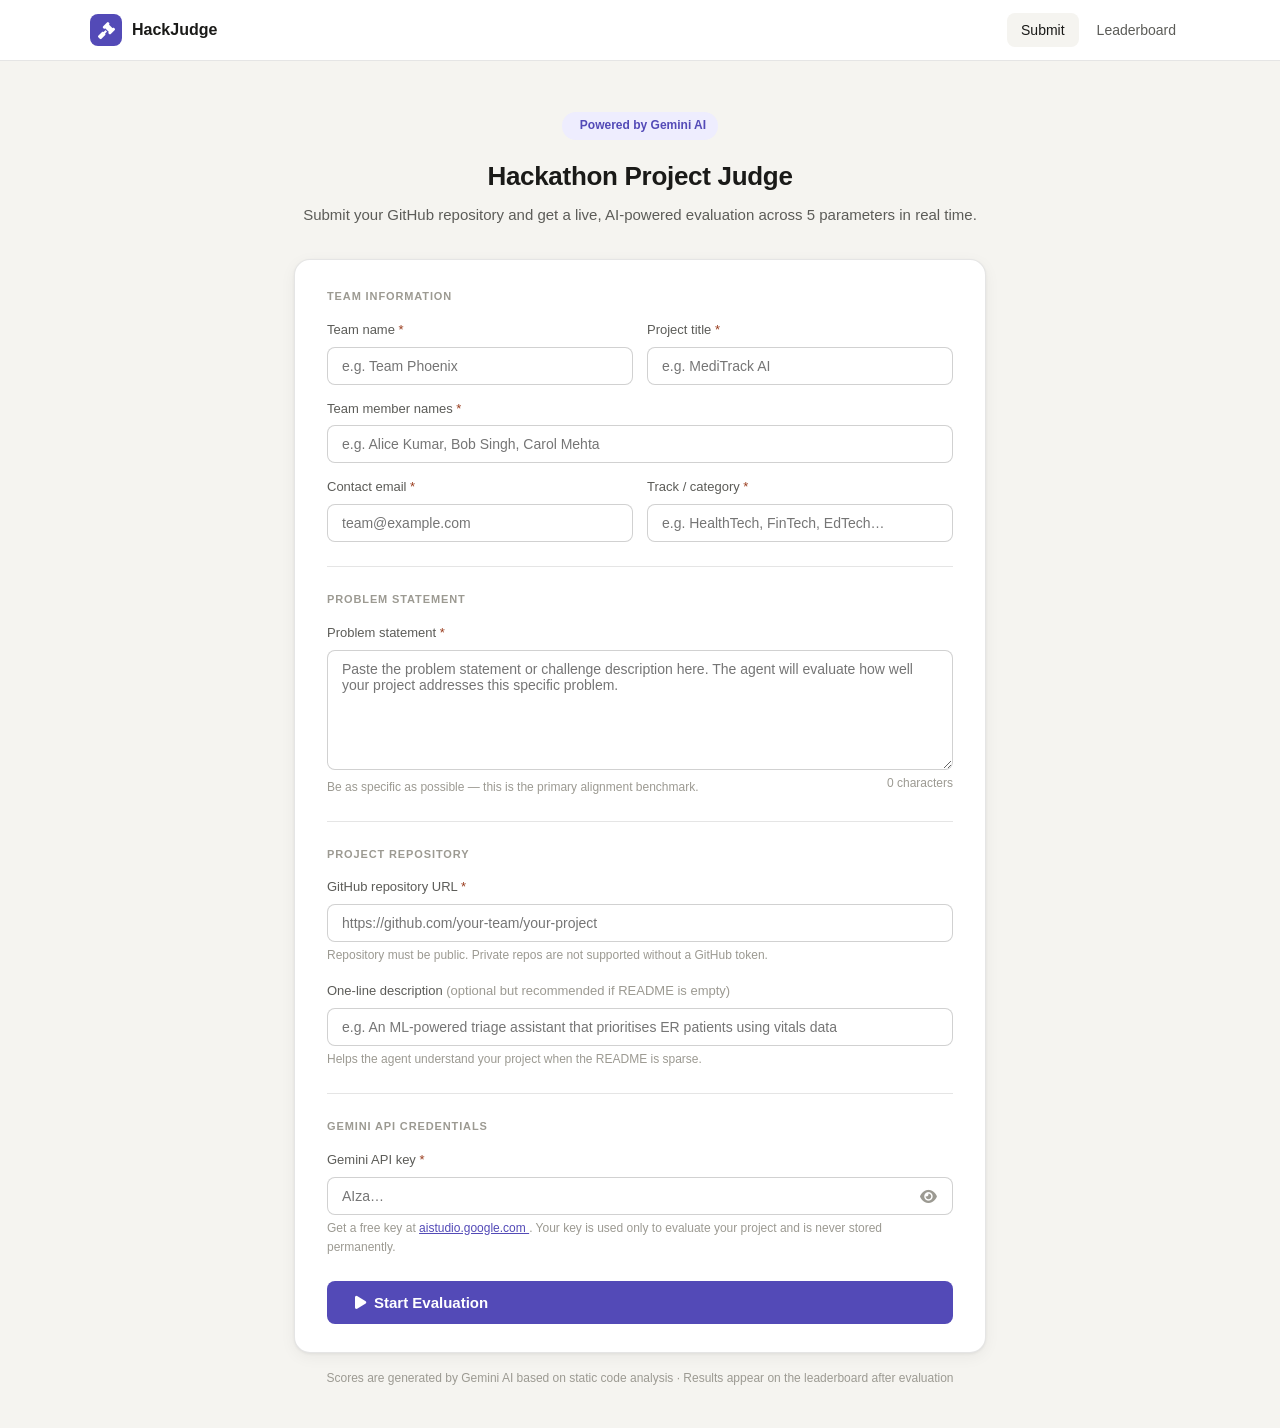
<file: static/index.html>
<!DOCTYPE html>
<html lang="en">
<head>
  <meta charset="UTF-8"/>
  <meta name="viewport" content="width=device-width, initial-scale=1.0"/>
  <title>Hackathon Judge — Submit Project</title>
  <link rel="stylesheet" href="style.css"/>
  <link rel="stylesheet" href="https://cdnjs.cloudflare.com/ajax/libs/font-awesome/6.5.0/css/all.min.css"/>
  <style>
    .hero {
      padding: 48px 0 32px;
      text-align: center;
    }
    .hero-badge {
      display: inline-flex;
      align-items: center;
      gap: 6px;
      background: var(--accent-bg);
      color: var(--accent);
      font-size: 12px;
      font-weight: 600;
      padding: 4px 12px;
      border-radius: 20px;
      margin-bottom: 16px;
    }
    .form-grid {
      display: grid;
      grid-template-columns: 1fr 1fr;
      gap: 14px;
    }
    .form-group { display: flex; flex-direction: column; }
    .form-group.full { grid-column: 1 / -1; }
    .key-field-wrap { position: relative; }
    .key-toggle {
      position: absolute;
      right: 12px;
      top: 50%;
      transform: translateY(-50%);
      background: none;
      border: none;
      cursor: pointer;
      color: var(--text-3);
      font-size: 15px;
      padding: 4px;
    }
    .key-toggle:hover { color: var(--text-1); }
    .section-divider {
      border: none;
      border-top: 1px solid var(--border);
      margin: 24px 0;
    }
    .submit-footer {
      display: flex;
      align-items: center;
      gap: 16px;
      margin-top: 24px;
    }
    .char-count { font-size: 12px; color: var(--text-3); }
    @media (max-width: 640px) {
      .form-grid { grid-template-columns: 1fr; }
    }
  </style>
</head>
<body>

<!-- Header -->
<header class="site-header">
  <div class="header-inner">
    <a href="/" class="logo">
      <span class="logo-icon"><i class="fa-solid fa-gavel"></i></span>
      HackJudge
    </a>
    <nav class="nav">
      <a href="/" class="active">Submit</a>
      <a href="/leaderboard.html">Leaderboard</a>
    </nav>
  </div>
</header>

<!-- Hero -->
<div class="page-wrap page-wrap--sm">
  <div class="hero">
    <div class="hero-badge"><i class="fa-solid fa-sparkles"></i> Powered by Gemini AI</div>
    <h1 class="page-title">Hackathon Project Judge</h1>
    <p class="page-sub">Submit your GitHub repository and get a live, AI-powered evaluation across 5 parameters in real time.</p>
  </div>

  <!-- Form card -->
  <div class="card">
    <div class="card-body">

      <p class="section-head">Team information</p>
      <div class="form-grid">
        <div class="form-group">
          <label class="label" for="team_name">Team name <span style="color:var(--danger)">*</span></label>
          <input class="input" id="team_name" type="text" placeholder="e.g. Team Phoenix" autocomplete="off"/>
        </div>
        <div class="form-group">
          <label class="label" for="project_title">Project title <span style="color:var(--danger)">*</span></label>
          <input class="input" id="project_title" type="text" placeholder="e.g. MediTrack AI" autocomplete="off"/>
        </div>
        <div class="form-group full">
          <label class="label" for="member_names">Team member names <span style="color:var(--danger)">*</span></label>
          <input class="input" id="member_names" type="text" placeholder="e.g. Alice Kumar, Bob Singh, Carol Mehta"/>
        </div>
        <div class="form-group">
          <label class="label" for="contact_email">Contact email <span style="color:var(--danger)">*</span></label>
          <input class="input" id="contact_email" type="email" placeholder="team@example.com"/>
        </div>
        <div class="form-group">
          <label class="label" for="track">Track / category <span style="color:var(--danger)">*</span></label>
          <input class="input" id="track" type="text" placeholder="e.g. HealthTech, FinTech, EdTech…"/>
        </div>
      </div>

      <hr class="section-divider"/>
      <p class="section-head">Problem statement</p>

      <div class="form-group">
        <label class="label" for="problem_statement">
          Problem statement <span style="color:var(--danger)">*</span>
        </label>
        <textarea
          class="textarea"
          id="problem_statement"
          rows="5"
          placeholder="Paste the problem statement or challenge description here. The agent will evaluate how well your project addresses this specific problem."
          style="min-height:120px"
          oninput="updateCharCount(this)"
        ></textarea>
        <div class="flex justify-between mt-4">
          <span class="hint">Be as specific as possible — this is the primary alignment benchmark.</span>
          <span class="char-count" id="ps-count">0 characters</span>
        </div>
      </div>

      <hr class="section-divider"/>
      <p class="section-head">Project repository</p>

      <div class="form-group">
        <label class="label" for="github_url">GitHub repository URL <span style="color:var(--danger)">*</span></label>
        <input
          class="input"
          id="github_url"
          type="url"
          placeholder="https://github.com/your-team/your-project"
          autocomplete="off"
        />
        <span class="hint">Repository must be public. Private repos are not supported without a GitHub token.</span>
      </div>

      <div class="form-group mt-16">
        <label class="label" for="project_description">
          One-line description
          <span style="font-weight:400;color:var(--text-3)">(optional but recommended if README is empty)</span>
        </label>
        <input
          class="input"
          id="project_description"
          type="text"
          placeholder="e.g. An ML-powered triage assistant that prioritises ER patients using vitals data"
          autocomplete="off"
        />
        <span class="hint">Helps the agent understand your project when the README is sparse.</span>
      </div>

      <hr class="section-divider"/>
      <p class="section-head">Gemini API credentials</p>

      <div class="form-group">
        <label class="label" for="gemini_api_key">Gemini API key <span style="color:var(--danger)">*</span></label>
        <div class="key-field-wrap">
          <input
            class="input"
            id="gemini_api_key"
            type="password"
            placeholder="AIza…"
            autocomplete="off"
            style="padding-right: 44px;"
          />
          <button class="key-toggle" id="toggle-key" onclick="toggleKeyVisibility()" title="Show/hide key">
            <i class="fa-solid fa-eye" id="eye-icon"></i>
          </button>
        </div>
        <span class="hint">
          Get a free key at
          <a href="https://aistudio.google.com/app/apikey" target="_blank" style="color:var(--accent)">
            aistudio.google.com
          </a>.
          Your key is used only to evaluate your project and is never stored permanently.
        </span>
      </div>

      <!-- Submit footer -->
      <div class="submit-footer">
        <button class="btn btn-primary btn-lg full-width" id="submit-btn" onclick="submitProject()">
          <i class="fa-solid fa-play"></i>
          Start Evaluation
        </button>
      </div>
      <p id="submit-error" class="hidden" style="color:var(--danger);font-size:13px;margin-top:10px;text-align:center"></p>

    </div>
  </div>

  <p style="text-align:center;font-size:12px;color:var(--text-3);margin:16px 0 40px">
    Scores are generated by Gemini AI based on static code analysis · Results appear on the leaderboard after evaluation
  </p>
</div>

<div id="toast-area"></div>

<script>
function updateCharCount(el) {
  document.getElementById('ps-count').textContent = el.value.length + ' characters';
}

function toggleKeyVisibility() {
  const inp = document.getElementById('gemini_api_key');
  const ico = document.getElementById('eye-icon');
  if (inp.type === 'password') {
    inp.type = 'text';
    ico.className = 'fa-solid fa-eye-slash';
  } else {
    inp.type = 'password';
    ico.className = 'fa-solid fa-eye';
  }
}

function val(id) { return document.getElementById(id).value.trim(); }

function showError(msg) {
  const el = document.getElementById('submit-error');
  el.textContent = msg;
  el.classList.remove('hidden');
}

function showToast(msg, isError = false) {
  const area = document.getElementById('toast-area');
  const t = document.createElement('div');
  t.className = 'toast' + (isError ? ' toast-error' : '');
  t.textContent = msg;
  area.appendChild(t);
  setTimeout(() => t.remove(), 4000);
}

async function submitProject() {
  document.getElementById('submit-error').classList.add('hidden');

  const fields = {
    team_name:           val('team_name'),
    project_title:       val('project_title'),
    member_names:        val('member_names'),
    contact_email:       val('contact_email'),
    track:               val('track'),
    problem_statement:   val('problem_statement'),
    github_url:          val('github_url'),
    gemini_api_key:      val('gemini_api_key'),
    project_description: val('project_description'),
  };

  // Validation
  const required = ['team_name','project_title','member_names','contact_email',
                    'track','problem_statement','github_url','gemini_api_key'];
  for (const k of required) {
    if (!fields[k]) {
      showError(`Please fill in: ${k.replace(/_/g,' ')}`);
      return;
    }
  }
  if (!fields.github_url.includes('github.com')) {
    showError('Please enter a valid GitHub repository URL.');
    return;
  }
  if (fields.problem_statement.length < 30) {
    showError('Problem statement must be at least 30 characters.');
    return;
  }

    const btn = document.getElementById('submit-btn');
  btn.disabled = true;
  btn.innerHTML = '<span class="spinner"></span> Submitting…';

  try {
    const res = await fetch('/api/submit', {
      method: 'POST',
      headers: { 'Content-Type': 'application/json' },
      body: JSON.stringify(fields),
    });

    // Wipe the key from browser memory immediately after the request flies —
    // regardless of success or failure. It never needs to live in the DOM again.
    fields.gemini_api_key = '0'.repeat(fields.gemini_api_key.length);
    document.getElementById('gemini_api_key').value = '';

    if (!res.ok) {
      const err = await res.json();
      throw new Error(err.detail || 'Submission failed');
    }

    const data = await res.json();
    showToast('Submission received! Redirecting to live judging…');
    setTimeout(() => {
      window.location.href = `/judging.html?id=${data.submission_id}`;
    }, 800);

  } catch (err) {
    showError(err.message || 'Something went wrong. Please try again.');
    btn.disabled = false;
    btn.innerHTML = '<i class="fa-solid fa-play"></i> Start Evaluation';
  }
}

// Allow Enter to submit from last field
document.addEventListener('keydown', e => {
  if (e.key === 'Enter' && e.target.tagName !== 'TEXTAREA') {
    const focused = document.activeElement?.id;
    if (focused === 'gemini_api_key') submitProject();
  }
});
</script>
</body>
</html>
</file>
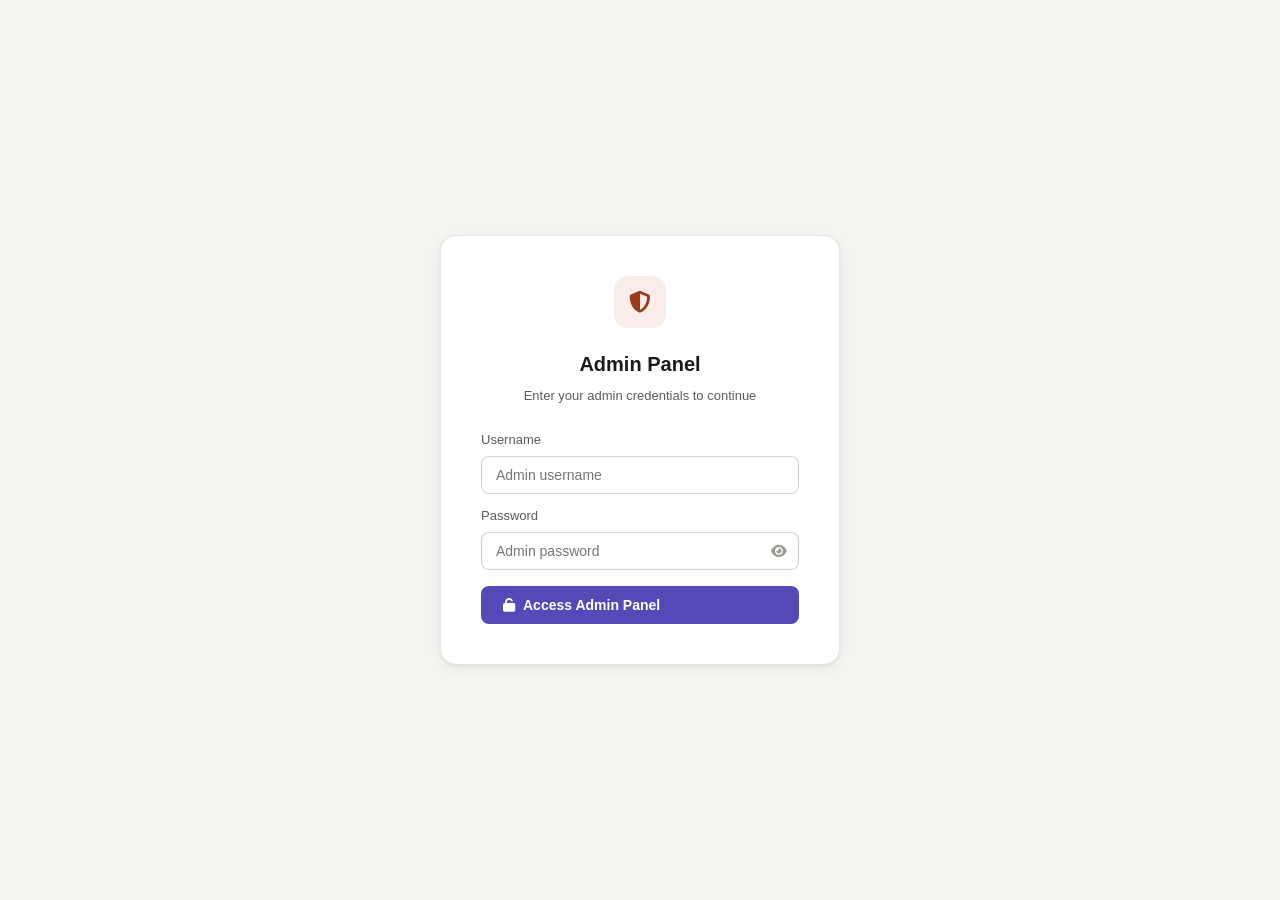
<file: static/admin.html>
<!DOCTYPE html>
<html lang="en">
<head>
  <meta charset="UTF-8"/>
  <meta name="viewport" content="width=device-width,initial-scale=1.0"/>
  <title>HackJudge — Admin</title>
  <!-- No link to this page exists anywhere in the app.
       Access via: /admin.html                          -->
  <link rel="stylesheet" href="style.css"/>
  <link rel="stylesheet" href="https://cdnjs.cloudflare.com/ajax/libs/font-awesome/6.5.0/css/all.min.css"/>
  <style>
    .login-wrap {
      min-height: 100vh;
      display: flex;
      align-items: center;
      justify-content: center;
      padding: 24px;
    }
    .login-box {
      background: var(--surface);
      border: 1px solid var(--border);
      border-radius: var(--radius-lg);
      padding: 40px;
      width: 100%;
      max-width: 400px;
      box-shadow: var(--shadow);
      text-align: center;
    }
    .admin-icon {
      width: 52px; height: 52px;
      background: var(--danger-bg);
      border-radius: 14px;
      display: flex; align-items: center; justify-content: center;
      font-size: 22px; color: var(--danger);
      margin: 0 auto 20px;
    }

    /* Admin table */
    .admin-header {
      padding: 28px 0 20px;
      display: flex;
      align-items: center;
      justify-content: space-between;
      flex-wrap: wrap;
      gap: 12px;
    }
    .status-pill {
      font-size: 11px;
      padding: 2px 9px;
      border-radius: 20px;
      font-weight: 500;
    }
    .s-scored  { background: var(--success-bg); color: var(--success); }
    .s-pending { background: var(--warn-bg);    color: var(--warn);    }
    .s-judging { background: var(--info-bg);    color: var(--info);    }
    .s-error   { background: var(--danger-bg);  color: var(--danger);  }

    .del-btn {
      background: none;
      border: 1px solid rgba(153,60,29,.3);
      color: var(--danger);
      border-radius: 6px;
      padding: 4px 10px;
      font-size: 12px;
      cursor: pointer;
      transition: background .15s;
      white-space: nowrap;
    }
    .del-btn:hover { background: var(--danger-bg); }
    .del-all-btn {
      background: var(--danger);
      color: #fff;
      border: none;
      border-radius: var(--radius-sm);
      padding: 9px 18px;
      font-size: 13px;
      font-weight: 600;
      cursor: pointer;
      transition: background .15s;
      display: inline-flex;
      align-items: center;
      gap: 7px;
    }
    .del-all-btn:hover { background: #7a2e12; }

    /* Confirm overlay */
    .confirm-overlay {
      display: none;
      position: fixed; inset: 0;
      background: rgba(0,0,0,.5);
      align-items: center;
      justify-content: center;
      z-index: 200;
      padding: 24px;
    }
    .confirm-overlay.show { display: flex; }
    .confirm-box {
      background: var(--surface);
      border-radius: var(--radius-lg);
      padding: 28px 32px;
      max-width: 380px;
      width: 100%;
      box-shadow: 0 8px 40px rgba(0,0,0,.2);
    }
    .confirm-title { font-size: 17px; font-weight: 700; margin-bottom: 8px; }
    .confirm-sub { font-size: 13px; color: var(--text-2); margin-bottom: 20px; line-height: 1.6; }
    .confirm-footer { display: flex; gap: 10px; }

    .stats-row {
      display: grid;
      grid-template-columns: repeat(4, 1fr);
      gap: 12px;
      margin-bottom: 20px;
    }
    .stat-box {
      background: var(--surface);
      border: 1px solid var(--border);
      border-radius: var(--radius-md);
      padding: 14px 16px;
      text-align: center;
    }
    .stat-num { font-size: 28px; font-weight: 800; }
    .stat-lbl { font-size: 11px; color: var(--text-3); margin-top: 2px; text-transform: uppercase; letter-spacing: .06em; }
  </style>
</head>
<body>

<!-- Login screen -->
<div class="login-wrap" id="login-screen">
  <div class="login-box">
    <div class="admin-icon"><i class="fa-solid fa-shield-halved"></i></div>
    <h2 style="font-size:20px;font-weight:700;margin-bottom:6px">Admin Panel</h2>
    <p style="font-size:13px;color:var(--text-2);margin-bottom:24px;line-height:1.5">Enter your admin credentials to continue</p>

    <div style="text-align:left;margin-bottom:12px">
      <label style="font-size:13px;font-weight:500;color:var(--text-2);margin-bottom:5px;display:block">Username</label>
      <input class="input" id="admin-username-input" type="text" placeholder="Admin username"
        autocomplete="off" onkeydown="if(event.key==='Enter')document.getElementById('admin-key-input').focus()"/>
    </div>
    <div style="text-align:left;margin-bottom:16px">
      <label style="font-size:13px;font-weight:500;color:var(--text-2);margin-bottom:5px;display:block">Password</label>
      <div style="position:relative">
        <input class="input" id="admin-key-input" type="password" placeholder="Admin password"
          style="padding-right:42px" onkeydown="if(event.key==='Enter')login()"/>
        <button onclick="toggleLoginPwd()" style="position:absolute;right:12px;top:50%;transform:translateY(-50%);background:none;border:none;cursor:pointer;color:var(--text-3);font-size:14px">
          <i class="fa-solid fa-eye" id="login-eye"></i>
        </button>
      </div>
    </div>

    <button class="btn btn-primary full-width" onclick="login()">
      <i class="fa-solid fa-unlock"></i> Access Admin Panel
    </button>
    <p id="login-error" style="display:none;color:var(--danger);font-size:13px;margin-top:12px"></p>
  </div>
</div>

<!-- Admin dashboard (hidden until login) -->
<div id="admin-screen" style="display:none">
  <header class="site-header">
    <div class="header-inner">
      <div class="logo">
        <span class="logo-icon" style="background:var(--danger)"><i class="fa-solid fa-shield-halved"></i></span>
        HackJudge Admin
      </div>
      <span style="font-size:12px;color:var(--text-3);margin-left:8px">— not visible to participants</span>
      <nav class="nav" style="margin-left:auto">
        <a href="/" style="color:var(--text-2);text-decoration:none;font-size:13px">
          <i class="fa-solid fa-arrow-left"></i> Back to site
        </a>
        <button onclick="logout()" class="btn btn-secondary" style="font-size:13px;padding:6px 14px">
          <i class="fa-solid fa-right-from-bracket"></i> Logout
        </button>
      </nav>
    </div>
  </header>

  <div class="page-wrap page-wrap--lg" style="padding-top:0">
    <div class="admin-header">
      <div>
        <h1 class="page-title" style="font-size:22px">Submissions</h1>
        <p class="page-sub" style="font-size:13px" id="last-refresh">Loading…</p>
      </div>
      <div style="display:flex;gap:10px;flex-wrap:wrap">
        <button class="btn btn-secondary" onclick="loadSubmissions()" style="font-size:13px">
          <i class="fa-solid fa-rotate"></i> Refresh
        </button>
        <button class="del-all-btn" onclick="confirmDeleteAll()">
          <i class="fa-solid fa-trash-can"></i> Delete all
        </button>
      </div>
    </div>

    <!-- Stats -->
    <div class="stats-row" id="stats-row">
      <div class="stat-box"><div class="stat-num" id="s-total">—</div><div class="stat-lbl">Total</div></div>
      <div class="stat-box"><div class="stat-num" style="color:var(--success)" id="s-scored">—</div><div class="stat-lbl">Scored</div></div>
      <div class="stat-box"><div class="stat-num" style="color:var(--warn)" id="s-pending">—</div><div class="stat-lbl">Pending</div></div>
      <div class="stat-box"><div class="stat-num" style="color:var(--danger)" id="s-error">—</div><div class="stat-lbl">Error</div></div>
    </div>

    <!-- Table -->
    <div class="card">
      <div class="table-wrap">
        <table style="table-layout:fixed;width:100%">
          <colgroup>
            <col style="width:80px"/>
            <col style="width:150px"/>
            <col style="width:160px"/>
            <col style="width:130px"/>
            <col style="width:90px"/>
            <col style="width:70px"/>
            <col style="width:140px"/>
            <col style="width:90px"/>
          </colgroup>
          <thead>
            <tr>
              <th>ID</th>
              <th>Team</th>
              <th>Project</th>
              <th>Track</th>
              <th>Status</th>
              <th>Score</th>
              <th>Submitted</th>
              <th>Actions</th>
            </tr>
          </thead>
          <tbody id="admin-tbody">
            <tr><td colspan="8" style="text-align:center;padding:40px;color:var(--text-3)">Loading…</td></tr>
          </tbody>
        </table>
      </div>
    </div>
    <div style="height:48px"></div>
  </div>
</div>

<!-- Confirm delete single -->
<div class="confirm-overlay" id="confirm-single">
  <div class="confirm-box">
    <div class="confirm-title"><i class="fa-solid fa-triangle-exclamation" style="color:var(--danger);margin-right:8px"></i>Delete submission?</div>
    <div class="confirm-sub" id="confirm-single-msg">This cannot be undone.</div>
    <div class="confirm-footer">
      <button class="btn btn-secondary" style="flex:1" onclick="closeConfirm('confirm-single')">Cancel</button>
      <button class="btn" style="flex:1;background:var(--danger);color:#fff" id="confirm-single-ok">Delete</button>
    </div>
  </div>
</div>

<!-- Confirm delete all -->
<div class="confirm-overlay" id="confirm-all">
  <div class="confirm-box">
    <div class="confirm-title"><i class="fa-solid fa-triangle-exclamation" style="color:var(--danger);margin-right:8px"></i>Delete ALL submissions?</div>
    <div class="confirm-sub">This will permanently remove every submission and score. The leaderboard will be empty. This cannot be undone.</div>
    <div class="confirm-footer">
      <button class="btn btn-secondary" style="flex:1" onclick="closeConfirm('confirm-all')">Cancel</button>
      <button class="btn" style="flex:1.5;background:var(--danger);color:#fff" onclick="deleteAll()">
        <i class="fa-solid fa-trash-can"></i> Yes, delete all
      </button>
    </div>
  </div>
</div>

<div id="toast-area"></div>

<script>
let adminUser = '';
let adminPass = '';

// ── Auth ──────────────────────────────────────────────────────────────────────

// Auto-login if credentials were passed from the leaderboard modal
window.addEventListener('DOMContentLoaded', () => {
  const u = sessionStorage.getItem('admin_user');
  const p = sessionStorage.getItem('admin_pass');
  sessionStorage.removeItem('admin_user');
  sessionStorage.removeItem('admin_pass');
  if (u && p) {
    adminUser = u; adminPass = p;
    document.getElementById('login-screen').style.display = 'none';
    document.getElementById('admin-screen').style.display = 'block';
    loadSubmissions();
  }
});

async function login() {
  const u = document.getElementById('admin-username-input').value.trim();
  const p = document.getElementById('admin-key-input').value.trim();
  if (!u || !p) return;

  try {
    const r = await fetch('/api/admin/login', {
      method: 'POST',
      headers: { 'Content-Type': 'application/json' },
      body: JSON.stringify({ username: u, password: p }),
    });
    if (r.status === 403) {
      document.getElementById('login-error').textContent = 'Incorrect username or password.';
      document.getElementById('login-error').style.display = 'block';
      document.getElementById('admin-key-input').value = '';
      return;
    }
    adminUser = u; adminPass = p;
    document.getElementById('admin-username-input').value = '';
    document.getElementById('admin-key-input').value = '';
    document.getElementById('login-screen').style.display  = 'none';
    document.getElementById('admin-screen').style.display  = 'block';
    loadSubmissions();
  } catch (e) {
    document.getElementById('login-error').textContent = 'Connection error: ' + e.message;
    document.getElementById('login-error').style.display = 'block';
  }
}

function logout() {
  adminUser = ''; adminPass = '';
  window.location.href = '/';
}

// ── Data ──────────────────────────────────────────────────────────────────────
async function loadSubmissions() {
  try {
    const r    = await fetch(`/api/admin/submissions?username=${encodeURIComponent(adminUser)}&password=${encodeURIComponent(adminPass)}`);
    const data = await r.json();
    if (r.status === 403) { logout(); return; }

    renderStats(data);
    renderTable(data);
    document.getElementById('last-refresh').textContent =
      `Last refreshed: ${new Date().toLocaleTimeString()}  ·  ${data.length} total submissions`;
  } catch (e) {
    showToast('Failed to load: ' + e.message, true);
  }
}

function renderStats(data) {
  document.getElementById('s-total').textContent   = data.length;
  document.getElementById('s-scored').textContent  = data.filter(s => s.status === 'scored').length;
  document.getElementById('s-pending').textContent = data.filter(s => ['pending','judging'].includes(s.status)).length;
  document.getElementById('s-error').textContent   = data.filter(s => s.status === 'error').length;
}

function renderTable(data) {
  const tbody = document.getElementById('admin-tbody');
  if (!data.length) {
    tbody.innerHTML = `<tr><td colspan="8" style="text-align:center;padding:48px;color:var(--text-3)">
      <i class="fa-solid fa-inbox" style="font-size:28px;display:block;margin-bottom:10px"></i>
      No submissions yet
    </td></tr>`;
    return;
  }

  tbody.innerHTML = '';
  data.forEach(sub => {
    const statusClass = { scored:'s-scored', pending:'s-pending', judging:'s-judging', error:'s-error' }[sub.status] || 's-pending';
    const date = new Date(sub.created_at).toLocaleString('en-IN', { day:'numeric', month:'short', hour:'2-digit', minute:'2-digit' });
    const score = sub.total_score != null ? `<span style="font-weight:700;color:${scoreColor(sub.total_score)}">${Number(sub.total_score).toFixed(2)}</span>` : '—';

    const tr = document.createElement('tr');
    tr.id = `row-${sub.id}`;
    tr.innerHTML = `
      <td class="font-mono" style="font-size:12px;color:var(--text-3)">#${sub.id}</td>
      <td style="font-weight:600;font-size:13px;overflow:hidden;text-overflow:ellipsis;white-space:nowrap" title="${sub.team_name}">${sub.team_name}</td>
      <td style="font-size:13px;overflow:hidden;text-overflow:ellipsis;white-space:nowrap;color:var(--text-2)" title="${sub.project_title}">${sub.project_title}</td>
      <td style="font-size:12px;overflow:hidden;text-overflow:ellipsis;white-space:nowrap"><span class="badge badge-accent" style="font-size:11px">${sub.track||'—'}</span></td>
      <td><span class="status-pill ${statusClass}">${sub.status}</span></td>
      <td style="text-align:center">${score}</td>
      <td style="font-size:12px;color:var(--text-3)">${date}</td>
      <td>
        <button class="del-btn" onclick="confirmDelete('${sub.id}','${sub.team_name.replace(/'/g,"\\'")}')">
          <i class="fa-solid fa-trash-can"></i> Delete
        </button>
      </td>`;
    tbody.appendChild(tr);
  });
}

function scoreColor(s) {
  if (s >= 8) return 'var(--success)';
  if (s >= 6) return 'var(--info)';
  if (s >= 4) return 'var(--warn)';
  return 'var(--danger)';
}

// ── Delete single ─────────────────────────────────────────────────────────────
let pendingDeleteId = null;

function confirmDelete(id, teamName) {
  pendingDeleteId = id;
  document.getElementById('confirm-single-msg').textContent =
    `This will permanently delete "${teamName}" (#${id}). Cannot be undone.`;
  document.getElementById('confirm-single').classList.add('show');
  document.getElementById('confirm-single-ok').onclick = deleteSingle;
}

async function deleteSingle() {
  closeConfirm('confirm-single');
  try {
    const r = await fetch(`/api/admin/submission/${pendingDeleteId}?username=${encodeURIComponent(adminUser)}&password=${encodeURIComponent(adminPass)}`, { method: 'DELETE' });
    if (r.status === 403) { logout(); return; }
    if (!r.ok) throw new Error((await r.json()).detail);
    // Remove row from table without a full reload
    const row = document.getElementById(`row-${pendingDeleteId}`);
    if (row) row.remove();
    showToast(`Deleted #${pendingDeleteId}`);
    await loadSubmissions(); // refresh stats
  } catch (e) {
    showToast('Delete failed: ' + e.message, true);
  }
}

// ── Delete all ────────────────────────────────────────────────────────────────
function confirmDeleteAll() {
  document.getElementById('confirm-all').classList.add('show');
}

async function deleteAll() {
  closeConfirm('confirm-all');
  try {
    const r = await fetch(`/api/admin/submissions/all?username=${encodeURIComponent(adminUser)}&password=${encodeURIComponent(adminPass)}`, { method: 'DELETE' });
    if (r.status === 403) { logout(); return; }
    const data = await r.json();
    showToast(`Deleted ${data.deleted_count} submission${data.deleted_count !== 1 ? 's' : ''}`);
    await loadSubmissions();
  } catch (e) {
    showToast('Delete all failed: ' + e.message, true);
  }
}

// ── Utilities ─────────────────────────────────────────────────────────────────
function closeConfirm(id) {
  document.getElementById(id).classList.remove('show');
}

function showToast(msg, isError = false) {
  const area = document.getElementById('toast-area');
  const t = document.createElement('div');
  t.className = 'toast' + (isError ? ' toast-error' : '');
  t.textContent = msg;
  area.appendChild(t);
  setTimeout(() => t.remove(), 4000);
}

function toggleLoginPwd() {
  const inp = document.getElementById('admin-key-input');
  const ico = document.getElementById('login-eye');
  inp.type = inp.type === 'password' ? 'text' : 'password';
  ico.className = inp.type === 'password' ? 'fa-solid fa-eye' : 'fa-solid fa-eye-slash';
}

// Close confirm overlays on background click
document.addEventListener('click', e => {
  ['confirm-single','confirm-all'].forEach(id => {
    const el = document.getElementById(id);
    if (e.target === el) el.classList.remove('show');
  });
});

// Allow Enter on login
document.addEventListener('keydown', e => {
  if (e.key === 'Enter' && document.activeElement?.id === 'admin-key-input') login();
  if (e.key === 'Enter' && document.activeElement?.id === 'admin-username-input') document.getElementById('admin-key-input').focus();
});
</script>
</body>
</html>
</file>
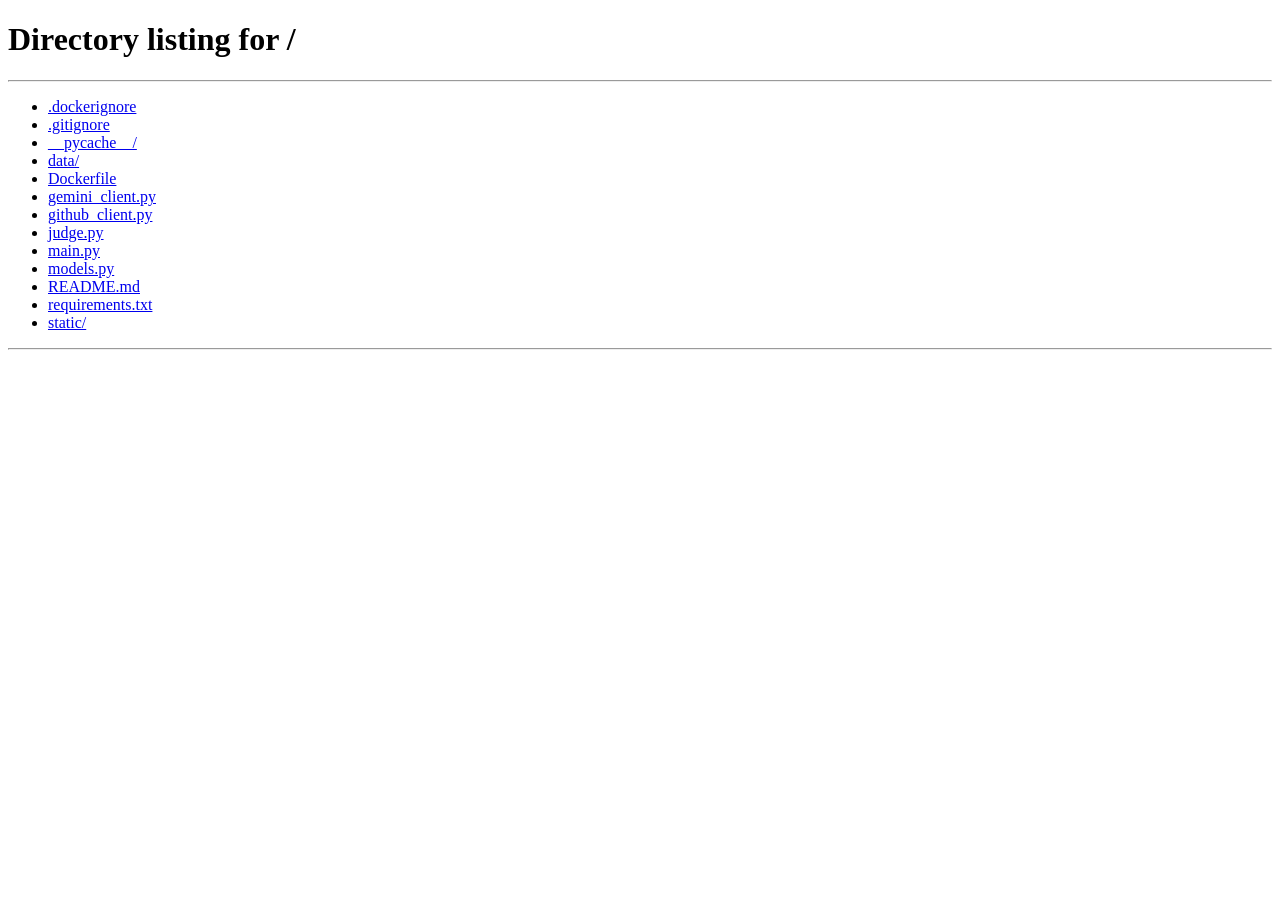
<file: static/judging.html>
<!DOCTYPE html>
<html lang="en">
<head>
  <meta charset="UTF-8"/>
  <meta name="viewport" content="width=device-width, initial-scale=1.0"/>
  <title>HackJudge — Live Evaluation</title>
  <link rel="stylesheet" href="style.css"/>
  <link rel="stylesheet" href="https://cdnjs.cloudflare.com/ajax/libs/font-awesome/6.5.0/css/all.min.css"/>
  <style>
    .eval-header {
      padding: 32px 0 24px;
    }
    .team-meta {
      display: flex;
      align-items: center;
      gap: 14px;
      flex-wrap: wrap;
    }
    .team-avatar {
      width: 48px; height: 48px;
      border-radius: 12px;
      background: var(--accent-bg);
      color: var(--accent);
      display: flex;
      align-items: center;
      justify-content: center;
      font-size: 20px;
      font-weight: 700;
      flex-shrink: 0;
    }

    /* Progress strip */
    .progress-strip {
      background: var(--surface);
      border: 1px solid var(--border);
      border-radius: var(--radius-md);
      padding: 16px 20px;
      margin-bottom: 20px;
    }
    .progress-top {
      display: flex;
      align-items: center;
      gap: 12px;
      margin-bottom: 10px;
    }
    .progress-label { font-size: 14px; font-weight: 500; flex: 1; }
    .progress-pct   { font-size: 13px; color: var(--text-3); }

    /* Repo info */
    .repo-info-card {
      background: var(--success-bg);
      border: 1px solid rgba(15,110,86,.2);
      border-radius: var(--radius-md);
      padding: 14px 18px;
      margin-bottom: 20px;
      display: none;
    }
    .repo-info-card.visible { display: block; }
    .repo-info-title {
      font-size: 13px;
      font-weight: 600;
      color: var(--success);
      margin-bottom: 8px;
      display: flex;
      align-items: center;
      gap: 7px;
    }

    /* Params grid */
    .params-grid {
      display: grid;
      grid-template-columns: 1fr 1fr;
      gap: 12px;
      margin-bottom: 20px;
    }
    @media(max-width:640px){ .params-grid { grid-template-columns:1fr; } }

    /* Final score */
    .final-card {
      background: var(--surface);
      border: 1px solid var(--border);
      border-radius: var(--radius-lg);
      padding: 32px;
      display: none;
      text-align: center;
      box-shadow: var(--shadow);
    }
    .final-card.visible { display: block; }
    .final-score-num {
      font-size: 64px;
      font-weight: 800;
      letter-spacing: -2px;
      line-height: 1;
    }
    .final-score-sub { font-size: 14px; color: var(--text-3); margin-top: 4px; }
    .feedback-section {
      margin-top: 24px;
      text-align: left;
    }
    .feedback-label {
      font-size: 11px;
      font-weight: 600;
      text-transform: uppercase;
      letter-spacing: .08em;
      color: var(--text-3);
      margin-bottom: 8px;
    }
    .feedback-text {
      font-size: 14px;
      color: var(--text-2);
      line-height: 1.65;
    }
    .strength-item {
      display: flex;
      gap: 9px;
      font-size: 13px;
      color: var(--text-2);
      line-height: 1.5;
      margin-bottom: 6px;
    }
    .strength-item i { color: var(--success); margin-top: 2px; flex-shrink: 0; }
    .weakness-item   i { color: var(--danger); }
    .inferred-box {
      background: var(--bg);
      border-radius: var(--radius-sm);
      padding: 12px 14px;
      font-size: 13px;
      color: var(--text-2);
      line-height: 1.6;
      margin-bottom: 16px;
      border-left: 3px solid var(--accent);
    }
    .mini-score-grid {
      display: grid;
      grid-template-columns: repeat(5, 1fr);
      gap: 8px;
      margin: 20px 0;
    }
    .mini-score {
      text-align: center;
      padding: 10px 6px;
      background: var(--bg);
      border-radius: var(--radius-sm);
      border: 1px solid var(--border);
    }
    .mini-score-val { font-size: 18px; font-weight: 700; }
    .mini-score-lbl { font-size: 10px; color: var(--text-3); margin-top: 3px; line-height: 1.3; }

    /* Error card */
    .error-card {
      background: var(--danger-bg);
      border: 1px solid rgba(153,60,29,.3);
      border-radius: var(--radius-md);
      padding: 20px 24px;
      display: none;
    }
    .error-card.visible { display: block; }

    /* confidence badge */
    .conf-high   { background: var(--success-bg); color: var(--success); }
    .conf-medium { background: var(--warn-bg);    color: var(--warn);    }
    .conf-low    { background: var(--danger-bg);  color: var(--danger);  }
  </style>
</head>
<body>

<header class="site-header">
  <div class="header-inner">
    <a href="/" class="logo">
      <span class="logo-icon"><i class="fa-solid fa-gavel"></i></span>
      HackJudge
    </a>
    <nav class="nav">
      <a href="/">Submit</a>
      <a href="/leaderboard.html">Leaderboard</a>
    </nav>
  </div>
</header>

<div class="page-wrap page-wrap--sm">

  <!-- Team header -->
  <div class="eval-header">
    <div class="team-meta">
      <div class="team-avatar" id="team-avatar">?</div>
      <div>
        <h1 class="page-title" id="team-name">Loading…</h1>
        <p class="page-sub" id="project-title"></p>
      </div>
      <div style="margin-left:auto;display:flex;gap:8px;flex-wrap:wrap" id="meta-badges"></div>
    </div>
  </div>

  <!-- Progress strip -->
  <div class="progress-strip">
    <div class="progress-top">
      <div class="spinner" id="spinner"></div>
      <span class="progress-label" id="status-msg">Initialising…</span>
      <span class="progress-pct" id="progress-pct">0%</span>
    </div>
    <div class="progress-wrap">
      <div class="progress-bar" id="progress-bar"></div>
    </div>
  </div>

  <!-- Repo info -->
  <div class="repo-info-card" id="repo-info-card">
    <div class="repo-info-title">
      <i class="fa-brands fa-github"></i>
      Repository fetched
    </div>
    <div class="chip-row" id="repo-chips"></div>
  </div>

  <!-- Error card -->
  <div class="error-card" id="error-card">
    <p style="font-weight:600;color:var(--danger);margin-bottom:6px">
      <i class="fa-solid fa-circle-exclamation"></i> Evaluation failed
    </p>
    <p id="error-msg" style="font-size:14px;color:var(--danger)"></p>
    <a href="/" class="btn btn-secondary" style="margin-top:16px;display:inline-flex">
      <i class="fa-solid fa-arrow-left"></i> Try again
    </a>
  </div>

  <!-- Parameter score cards -->
  <div class="params-grid" id="params-grid"></div>

  <!-- Final result card -->
  <div class="final-card" id="final-card">
    <p style="font-size:12px;font-weight:600;text-transform:uppercase;letter-spacing:.08em;color:var(--text-3);margin-bottom:8px">
      Final Score
    </p>
    <div class="final-score-num" id="final-score-num">—</div>
    <div class="final-score-sub">out of 10.0</div>

    <!-- Mini score row -->
    <div class="mini-score-grid" id="mini-score-grid"></div>

    <div class="feedback-section">

      <div id="inferred-box-wrap">
        <div class="feedback-label">What the agent understood your project to be</div>
        <div class="inferred-box" id="inferred-purpose"></div>
      </div>

      <div class="grid-2 gap-16">
        <div>
          <div class="feedback-label">Overall feedback</div>
          <p class="feedback-text" id="overall-feedback"></p>
        </div>
        <div>
          <div class="feedback-label">Strengths</div>
          <div id="strengths-list"></div>
          <div class="feedback-label mt-12">Areas to improve</div>
          <div id="weaknesses-list"></div>
        </div>
      </div>

      <div style="display:flex;gap:12px;margin-top:24px;flex-wrap:wrap">
        <button class="btn btn-secondary" onclick="openRejudgeModal()">
          <i class="fa-solid fa-rotate-right"></i> Re-evaluate
        </button>
        <a id="report-btn" href="#" target="_blank" class="btn btn-secondary">
          <i class="fa-solid fa-file-pdf"></i> Download Report
        </a>
        <a href="/leaderboard.html" class="btn btn-primary">
          <i class="fa-solid fa-trophy"></i> View leaderboard
        </a>
      </div>
    </div>
  </div>

  <div style="height:48px"></div>
</div>

<script>
const PARAMS_META = {
  innovation:         { label: "Innovation & Creativity",      weight: 25, color: "#534AB7" },
  technical_execution:{ label: "Technical Execution",          weight: 30, color: "#0F6E56" },
  completeness:       { label: "Project Completeness",         weight: 25, color: "#993C1D" },
  ps_alignment:       { label: "PS Alignment",                 weight: 15, color: "#185FA5" },
  code_quality:       { label: "Code Quality",                 weight:  5, color: "#854F0B" },
};

const params = new URLSearchParams(window.location.search);
const submissionId = params.get('id');

if (!submissionId) {
  window.location.href = '/';
}

// Load submission info
async function loadMeta() {
  try {
    const res = await fetch(`/api/submission/${submissionId}`);
    if (!res.ok) throw new Error('Not found');
    const sub = await res.json();
    fillMeta(sub);
    return sub;
  } catch (e) {
    showError('Submission not found. Please re-submit.');
    return null;
  }
}

function fillMeta(sub) {
  const name = sub.team_name || '—';
  document.getElementById('team-name').textContent = name;
  document.getElementById('project-title').textContent = sub.project_title || '';
  document.getElementById('team-avatar').textContent = name.charAt(0).toUpperCase();
  document.title = `HackJudge — ${name}`;

  const badges = document.getElementById('meta-badges');
  if (sub.track) badges.innerHTML += `<span class="badge badge-accent">${sub.track}</span>`;
  if (sub.id)    badges.innerHTML += `<span class="badge badge-neutral font-mono">#${sub.id}</span>`;
}

function setProgress(pct, msg) {
  document.getElementById('progress-bar').style.width = pct + '%';
  document.getElementById('progress-pct').textContent = Math.round(pct) + '%';
  if (msg) document.getElementById('status-msg').textContent = msg;
}

function showRepoInfo(data) {
  const card = document.getElementById('repo-info-card');
  const chips = document.getElementById('repo-chips');
  card.classList.add('visible');

  const items = [
    { icon: 'fa-code', label: data.language },
    { icon: 'fa-file-code', label: `${data.code_files} code files read` },
    { icon: 'fa-folder', label: `${data.total_files} total files` },
    { icon: data.has_readme ? 'fa-book' : 'fa-book-open', label: data.has_readme ? 'README found' : 'No README — code-only mode' },
    { icon: 'fa-code-commit', label: `${data.commits} commits analysed` },
    { icon: 'fa-box', label: data.has_deps ? 'Dependencies found' : 'No dep file' },
  ];

  chips.innerHTML = items.map(i =>
    `<span class="chip"><i class="fa-solid ${i.icon}"></i>${i.label}</span>`
  ).join('');
}

function addParamCard(data) {
  const grid = document.getElementById('params-grid');
  const id   = `param-${data.key}`;
  const div  = document.createElement('div');
  div.className = 'param-card';
  div.id = id;

  const scoreColor = data.score >= 8 ? 'var(--success)'
                   : data.score >= 6 ? 'var(--info)'
                   : data.score >= 4 ? 'var(--warn)'
                   : 'var(--danger)';

  div.innerHTML = `
    <div class="param-card-header">
      <div class="param-dot" style="background:${data.color}"></div>
      <span class="param-name">${data.label}</span>
      <span class="param-score-num" style="color:${scoreColor}">${data.score.toFixed(1)}</span>
      <span class="param-weight">/${data.weight}%</span>
    </div>
    <div class="param-bar-wrap">
      <div class="param-bar" id="bar-${data.key}" style="background:${data.color}"></div>
    </div>
    <p class="param-reasoning">${data.reasoning}</p>
  `;
  grid.appendChild(div);

  // Trigger animations
  requestAnimationFrame(() => {
    div.classList.add('visible');
    setTimeout(() => {
      document.getElementById(`bar-${data.key}`).style.width = (data.score * 10) + '%';
    }, 100);
  });
}

function renderFinal(result) {
  const score = result.total_score;
  const numEl = document.getElementById('final-score-num');
  numEl.textContent = score.toFixed(2);
  numEl.style.color = score >= 8 ? 'var(--success)'
                    : score >= 6 ? 'var(--info)'
                    : score >= 4 ? 'var(--warn)'
                    : 'var(--danger)';

  // Mini score grid
  const miniGrid = document.getElementById('mini-score-grid');
  Object.entries(PARAMS_META).forEach(([key, meta]) => {
    const s = result.scores?.[key]?.score ?? 0;
    const sc = s >= 8 ? 'var(--success)' : s >= 6 ? 'var(--info)' : s >= 4 ? 'var(--warn)' : 'var(--danger)';
    const cell = document.createElement('div');
    cell.className = 'mini-score';
    cell.innerHTML = `
      <div class="mini-score-val" style="color:${sc}">${Number(s).toFixed(1)}</div>
      <div class="mini-score-lbl">${meta.label.split(' ')[0]}</div>
    `;
    miniGrid.appendChild(cell);
  });

  // Confidence & mode
  const confClass = `conf-${result.confidence || 'medium'}`;
  const modeLabel = result.analysis_mode === 'readme_assisted' ? 'README assisted'
                  : result.analysis_mode === 'description_assisted' ? 'Description assisted'
                  : 'Code-only analysis';
  document.getElementById('meta-badges').innerHTML += `
    <span class="badge ${confClass}">Confidence: ${result.confidence}</span>
    <span class="badge badge-neutral">${modeLabel}</span>
  `;

  // Inferred purpose
  if (result.inferred_purpose) {
    document.getElementById('inferred-purpose').textContent = result.inferred_purpose;
  } else {
    document.getElementById('inferred-box-wrap').style.display = 'none';
  }

  // Overall feedback
  document.getElementById('overall-feedback').textContent = result.overall_feedback || '';

  // Strengths
  const sl = document.getElementById('strengths-list');
  (result.strengths || []).forEach(s => {
    sl.innerHTML += `<div class="strength-item"><i class="fa-solid fa-check"></i>${s}</div>`;
  });

  // Weaknesses
  const wl = document.getElementById('weaknesses-list');
  (result.weaknesses || []).forEach(w => {
    wl.innerHTML += `<div class="strength-item weakness-item"><i class="fa-solid fa-arrow-right"></i>${w}</div>`;
  });

  document.getElementById('final-card').classList.add('visible');

  // Wire up report download link (only visible to this user via submission ID)
  document.getElementById('report-btn').href = `/report.html?id=${submissionId}`;

  // Stop spinner
  document.getElementById('spinner').style.display = 'none';
}

function showError(msg) {
  document.getElementById('error-card').classList.add('visible');
  document.getElementById('error-msg').textContent = msg;
  document.getElementById('spinner').style.display = 'none';
  document.getElementById('params-grid').style.display = 'none';
}

// Module-scope so reconnect counter survives multiple startJudging() calls
let reconnectAttempts = 0;
const MAX_RECONNECTS = 3;
let activeES = null;

function replayScored(sub) {
  setProgress(100, 'Evaluation complete');
  Object.entries(PARAMS_META).forEach(([key, meta]) => {
    const s = sub.scores?.[key];
    if (s && !document.getElementById('param-' + key)) {
      addParamCard({ key, label: meta.label, weight: meta.weight,
                     color: meta.color, score: s.score, reasoning: s.reasoning });
    }
  });
  renderFinal({ total_score: sub.total_score, scores: sub.scores, ...sub.feedback });
  document.getElementById('spinner').style.display = 'none';
}

async function startJudging() {
  // Close any existing stream before opening a new one
  if (activeES) { activeES.close(); activeES = null; }

  const sub = await loadMeta();
  if (!sub) return;

  // Already scored — replay from cache, no SSE needed
  if (sub.status === 'scored' && sub.scores) {
    replayScored(sub);
    return;
  }

  const es = new EventSource(`/api/judge/${submissionId}`);
  activeES = es;

  es.onmessage = (e) => {
    let event;
    try { event = JSON.parse(e.data); }
    catch { return; }

    setProgress(event.progress || 0, event.message);

    switch (event.type) {
      case 'heartbeat':
        setProgress(event.progress || 50, event.message);
        break;

      case 'repo_info':
        showRepoInfo(event.data);
        break;

      case 'score':
        addParamCard(event.data);
        break;

      case 'complete':
        es.close(); activeES = null;
        reconnectAttempts = 0;
        renderFinal(event.data);
        break;

      case 'already_scored':
        es.close(); activeES = null;
        reconnectAttempts = 0;
        const d = event.data;
        Object.entries(PARAMS_META).forEach(([key, meta]) => {
          const s = d.scores?.[key];
          if (s) addParamCard({ key, label: meta.label, weight: meta.weight,
                                color: meta.color, score: s.score, reasoning: s.reasoning });
        });
        renderFinal({ total_score: d.total_score, scores: d.scores, ...d.feedback });
        setProgress(100, 'Evaluation complete');
        break;

      case 'key_gone':
        // Server restarted — key wiped. Show re-evaluate modal, never reconnect.
        es.close(); activeES = null;
        reconnectAttempts = 0;
        document.getElementById('spinner').style.display = 'none';
        setProgress(0, 'API key expired — re-evaluation required');
        openRejudgeModal(event.message);
        break;

      case 'error':
        es.close(); activeES = null;
        showError(event.message || 'Unknown error occurred.');
        break;
    }
  };

  es.onerror = () => {
    es.close(); activeES = null;

    // First: check if scoring already completed while connection was dropping
    fetch(`/api/submission/${submissionId}`)
      .then(r => r.json())
      .then(sub => {
        if (sub.status === 'scored' && sub.scores) {
          // Completed server-side — just display results
          reconnectAttempts = 0;
          replayScored(sub);
          return;
        }
        if (sub.status === 'pending') {
          // key_gone reset the status — prompt re-evaluate, do NOT loop
          reconnectAttempts = 0;
          setProgress(0, 'Session expired — please re-evaluate');
          openRejudgeModal('Your session expired. Enter your API key to re-evaluate.');
          return;
        }
        // Genuine network drop — retry with backoff
        if (reconnectAttempts >= MAX_RECONNECTS) {
          showError('Connection lost after several retries. Refresh in 30 seconds, or click Re-evaluate.');
          reconnectAttempts = 0;
          return;
        }
        reconnectAttempts++;
        const delay = reconnectAttempts * 4000;
        setProgress(null, `Connection dropped — retrying in ${delay/1000}s (${reconnectAttempts}/${MAX_RECONNECTS})…`);
        setTimeout(startJudging, delay);
      })
      .catch(() => {
        if (reconnectAttempts >= MAX_RECONNECTS) {
          showError('Connection lost. Refresh the page to check results.');
          reconnectAttempts = 0;
          return;
        }
        reconnectAttempts++;
        setTimeout(startJudging, reconnectAttempts * 4000);
      });
  };
}

startJudging();
</script>
<!-- Re-evaluate modal -->
<div id="rejudge-modal" style="display:none;position:fixed;inset:0;background:rgba(0,0,0,0.45);align-items:center;justify-content:center;z-index:200;padding:24px">
  <div style="background:var(--surface);border-radius:var(--radius-lg);padding:28px 32px;width:100%;max-width:440px;box-shadow:0 8px 40px rgba(0,0,0,0.18)">
    <div style="font-size:18px;font-weight:700;margin-bottom:6px">
      <i class="fa-solid fa-rotate-right" style="color:var(--accent);margin-right:8px"></i>Re-evaluate project
    </div>
    <div style="font-size:13px;color:var(--text-2);margin-bottom:20px;line-height:1.6">
      Your API key was wiped after the last evaluation for security.
      Enter it again to re-run — useful after pushing new code to the repo.
    </div>
    <label class="label" for="rejudge-key">Gemini API key <span style="color:var(--danger)">*</span></label>
    <div style="position:relative">
      <input class="input" id="rejudge-key" type="password"
        placeholder="AIza…" autocomplete="off" style="padding-right:44px"
        onkeydown="if(event.key==='Enter') submitRejudge()"/>
      <button onclick="toggleRejudgeKey()"
        style="position:absolute;right:12px;top:50%;transform:translateY(-50%);background:none;border:none;cursor:pointer;color:var(--text-3);font-size:15px;padding:4px">
        <i class="fa-solid fa-eye" id="rejudge-eye"></i>
      </button>
    </div>
    <p id="rejudge-error" style="display:none;color:var(--danger);font-size:13px;margin-top:8px"></p>
    <div style="display:flex;gap:10px;margin-top:20px">
      <button class="btn btn-secondary" style="flex:1" onclick="closeRejudgeModal()">Cancel</button>
      <button class="btn btn-primary" style="flex:2" id="rejudge-btn" onclick="submitRejudge()">
        <i class="fa-solid fa-play"></i> Start Re-evaluation
      </button>
    </div>
    <p id="eval-count" style="margin-top:14px;font-size:12px;color:var(--text-3);text-align:center"></p>
  </div>
</div>

<script>
// ── Re-evaluate logic ─────────────────────────────────────────────────────────
let evalRun = 0;

function openRejudgeModal(msg) {
  document.getElementById('rejudge-modal').style.display = 'flex';
  document.getElementById('rejudge-key').value = '';
  const errEl = document.getElementById('rejudge-error');
  if (msg) {
    errEl.textContent = msg;
    errEl.style.display = 'block';
  } else {
    errEl.style.display = 'none';
  }
  const btn = document.getElementById('rejudge-btn');
  btn.disabled = false;
  btn.innerHTML = '<i class="fa-solid fa-play"></i> Start Re-evaluation';
  document.getElementById('rejudge-key').focus();
  const countEl = document.getElementById('eval-count');
  if (evalRun > 0) countEl.textContent = `This project has been evaluated ${evalRun} time${evalRun>1?'s':''}.`;
}

function closeRejudgeModal() {
  document.getElementById('rejudge-modal').style.display = 'none';
  document.getElementById('rejudge-key').value = '';
}

function toggleRejudgeKey() {
  const inp = document.getElementById('rejudge-key');
  const ico = document.getElementById('rejudge-eye');
  if (inp.type === 'password') {
    inp.type = 'text';
    ico.className = 'fa-solid fa-eye-slash';
  } else {
    inp.type = 'password';
    ico.className = 'fa-solid fa-eye';
  }
}

async function submitRejudge() {
  const key = document.getElementById('rejudge-key').value.trim();
  const errEl = document.getElementById('rejudge-error');
  errEl.style.display = 'none';

  if (!key) {
    errEl.textContent = 'Please enter your Gemini API key.';
    errEl.style.display = 'block';
    return;
  }

  const btn = document.getElementById('rejudge-btn');
  btn.disabled = true;
  btn.innerHTML = '<span class="spinner" style="width:16px;height:16px;border-width:2px"></span> Resetting…';

  try {
    const res = await fetch(`/api/rejudge/${submissionId}`, {
      method: 'POST',
      headers: { 'Content-Type': 'application/json' },
      body: JSON.stringify({ gemini_api_key: key }),
    });

    // Wipe key from memory immediately after POST
    document.getElementById('rejudge-key').value = '';

    if (!res.ok) {
      const err = await res.json();
      throw new Error(err.detail || 'Re-evaluation request failed');
    }

    closeRejudgeModal();
    resetUI();
    evalRun++;
    startJudging();

  } catch (err) {
    errEl.textContent = err.message || 'Something went wrong.';
    errEl.style.display = 'block';
    btn.disabled = false;
    btn.innerHTML = '<i class="fa-solid fa-play"></i> Start Re-evaluation';
  }
}

function resetUI() {
  // Reset progress
  document.getElementById('progress-bar').style.width = '0%';
  document.getElementById('progress-pct').textContent = '0%';
  document.getElementById('status-msg').textContent = 'Initialising…';
  document.getElementById('spinner').style.display = 'flex';

  // Clear param cards
  document.getElementById('params-grid').innerHTML = '';
  document.getElementById('params-grid').style.display = '';

  // Hide repo info
  const repoCard = document.getElementById('repo-info-card');
  repoCard.classList.remove('visible');
  document.getElementById('repo-chips').innerHTML = '';

  // Hide final card
  const finalCard = document.getElementById('final-card');
  finalCard.classList.remove('visible');
  document.getElementById('final-score-num').textContent = '—';
  document.getElementById('mini-score-grid').innerHTML = '';
  document.getElementById('inferred-purpose').textContent = '';
  document.getElementById('overall-feedback').textContent = '';
  document.getElementById('strengths-list').innerHTML = '';
  document.getElementById('weaknesses-list').innerHTML = '';
  document.getElementById('inferred-box-wrap').style.display = '';

  // Hide error card
  document.getElementById('error-card').classList.remove('visible');

  // Strip confidence/mode badges (keep track + id badges only)
  const badges = document.getElementById('meta-badges');
  const keep = Array.from(badges.children).slice(0, 2);
  badges.innerHTML = '';
  keep.forEach(b => badges.appendChild(b));

  // Reset reconnect counter
  reconnectAttempts = 0;
}
</script>
</body>
</html>
</file>
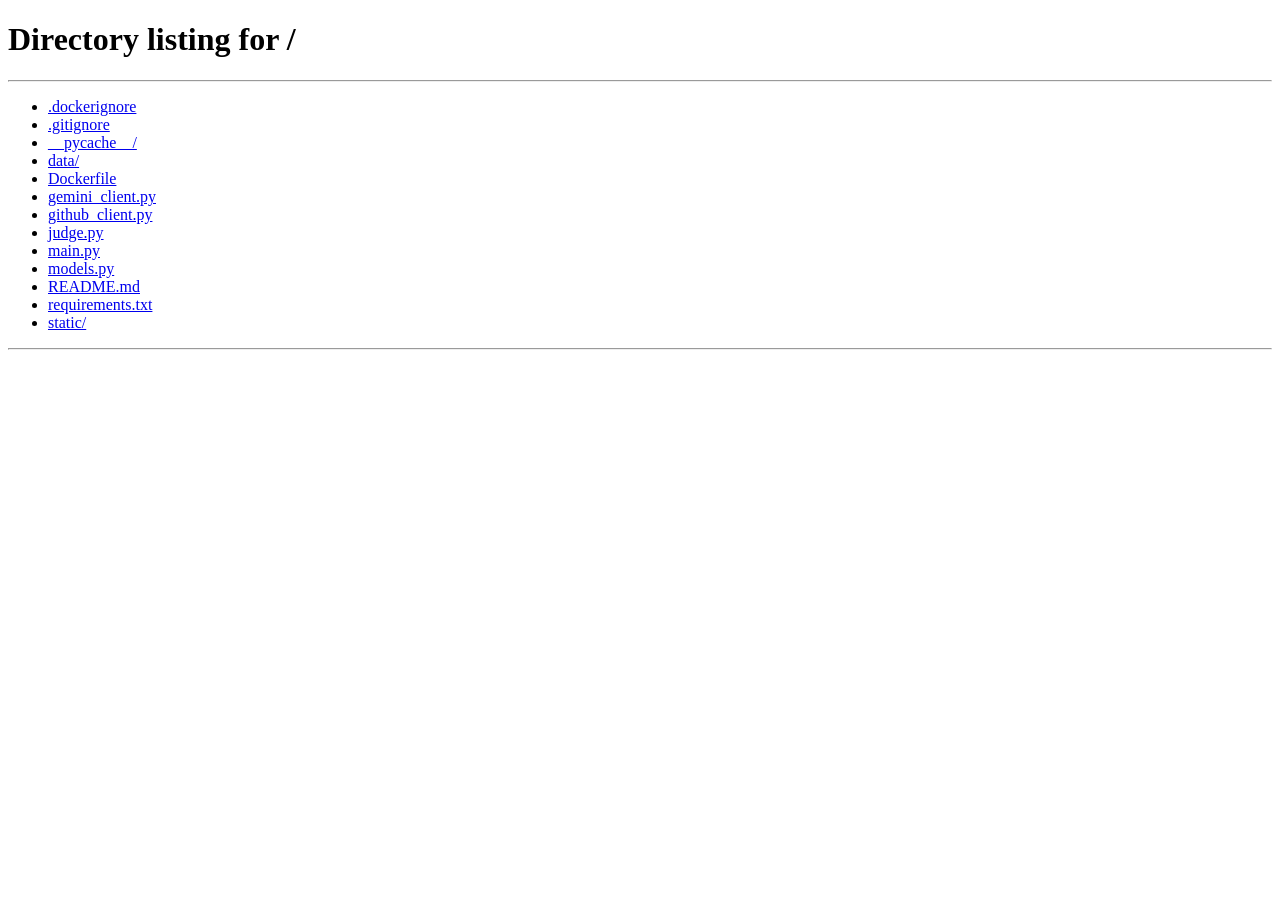
<file: static/report.html>
<!DOCTYPE html>
<html lang="en">
<head>
  <meta charset="UTF-8"/>
  <meta name="viewport" content="width=device-width, initial-scale=1.0"/>
  <title>HackJudge — Evaluation Report</title>
  <link rel="stylesheet" href="https://cdnjs.cloudflare.com/ajax/libs/font-awesome/6.5.0/css/all.min.css"/>
  <style>
    /* ── Base ───────────────────────────────────────────── */
    *, *::before, *::after { box-sizing: border-box; margin: 0; padding: 0; }
    :root {
      --accent:   #534AB7;
      --success:  #0F6E56;
      --info:     #185FA5;
      --warn:     #854F0B;
      --danger:   #993C1D;
      --text-1:   #1a1a18;
      --text-2:   #5c5c58;
      --text-3:   #9c9a92;
      --border:   #e8e6e0;
      --bg:       #f5f4f0;
    }
    body {
      font-family: -apple-system, BlinkMacSystemFont, "Segoe UI", sans-serif;
      background: var(--bg);
      color: var(--text-1);
      font-size: 14px;
      line-height: 1.6;
    }

    /* ── Screen toolbar ─────────────────────────────────── */
    .toolbar {
      background: #fff;
      border-bottom: 1px solid var(--border);
      padding: 12px 32px;
      display: flex;
      align-items: center;
      gap: 16px;
      position: sticky;
      top: 0;
      z-index: 10;
    }
    .toolbar-logo {
      display: flex; align-items: center; gap: 8px;
      font-weight: 700; font-size: 15px; text-decoration: none; color: var(--text-1);
    }
    .toolbar-logo-icon {
      width: 28px; height: 28px; background: var(--accent);
      border-radius: 6px; display: flex; align-items: center;
      justify-content: center; color: #fff; font-size: 14px;
    }
    .toolbar-sub { font-size: 12px; color: var(--text-3); flex: 1; }
    .btn-print {
      display: inline-flex; align-items: center; gap: 6px;
      padding: 8px 18px; background: var(--accent); color: #fff;
      border: none; border-radius: 8px; font-size: 13px;
      font-weight: 600; cursor: pointer; text-decoration: none;
      transition: background .15s;
    }
    .btn-print:hover { background: #453ea5; }
    .btn-back {
      display: inline-flex; align-items: center; gap: 6px;
      padding: 8px 14px; background: var(--bg); color: var(--text-2);
      border: 1px solid var(--border); border-radius: 8px;
      font-size: 13px; cursor: pointer; text-decoration: none;
    }

    /* ── Report page ────────────────────────────────────── */
    .report-page {
      max-width: 800px;
      margin: 32px auto;
      background: #fff;
      border-radius: 16px;
      box-shadow: 0 2px 16px rgba(0,0,0,.07);
      overflow: hidden;
    }

    /* Header stripe */
    .report-header {
      background: linear-gradient(135deg, #534AB7 0%, #2d2880 100%);
      color: #fff;
      padding: 36px 40px 28px;
    }
    .report-watermark {
      font-size: 11px; font-weight: 600; text-transform: uppercase;
      letter-spacing: .12em; opacity: .7; margin-bottom: 12px;
      display: flex; align-items: center; gap: 6px;
    }
    .report-project { font-size: 26px; font-weight: 800; margin-bottom: 4px; letter-spacing: -.3px; }
    .report-team    { font-size: 15px; opacity: .85; margin-bottom: 16px; }
    .report-meta-row { display: flex; flex-wrap: wrap; gap: 20px; margin-top: 4px; }
    .report-meta-item { font-size: 12px; opacity: .75; display: flex; align-items: center; gap: 5px; }

    /* Total score banner */
    .score-banner {
      background: #fff;
      border-bottom: 1px solid var(--border);
      padding: 28px 40px;
      display: flex;
      align-items: center;
      gap: 32px;
    }
    .score-big {
      font-size: 64px; font-weight: 800; line-height: 1;
      letter-spacing: -2px;
    }
    .score-big-label { font-size: 13px; color: var(--text-3); margin-top: 4px; }
    .score-mini-row {
      flex: 1;
      display: grid;
      grid-template-columns: repeat(5, 1fr);
      gap: 10px;
    }
    .score-mini-cell {
      text-align: center;
      padding: 10px 6px;
      background: var(--bg);
      border-radius: 10px;
      border: 1px solid var(--border);
    }
    .score-mini-val { font-size: 20px; font-weight: 700; }
    .score-mini-lbl { font-size: 10px; color: var(--text-3); margin-top: 2px; line-height: 1.3; }

    /* Confidence / mode badges */
    .badge-row { display: flex; gap: 8px; flex-wrap: wrap; padding: 14px 40px; border-bottom: 1px solid var(--border); background: #fafaf8; }
    .badge {
      font-size: 11px; padding: 3px 10px; border-radius: 20px; font-weight: 500;
      border: 1px solid transparent;
    }
    .badge-accent   { background: #EEEDFE; color: var(--accent); }
    .badge-success  { background: #E1F5EE; color: var(--success); }
    .badge-warn     { background: #FAEEDA; color: var(--warn); }
    .badge-danger   { background: #FAECE7; color: var(--danger); }
    .badge-neutral  { background: var(--bg); color: var(--text-2); border-color: var(--border); }

    /* Sections */
    .report-section { padding: 28px 40px; border-bottom: 1px solid var(--border); }
    .report-section:last-child { border-bottom: none; }
    .section-title {
      font-size: 11px; font-weight: 700; text-transform: uppercase;
      letter-spacing: .1em; color: var(--text-3); margin-bottom: 16px;
    }

    /* Inferred purpose */
    .inferred-box {
      background: var(--bg);
      border-left: 3px solid var(--accent);
      border-radius: 0 8px 8px 0;
      padding: 14px 16px;
      font-size: 13px;
      color: var(--text-2);
      line-height: 1.65;
    }

    /* Parameter rows */
    .param-row {
      display: flex;
      align-items: flex-start;
      gap: 14px;
      padding: 14px 0;
      border-bottom: 1px solid var(--border);
    }
    .param-row:last-child { border-bottom: none; }
    .param-score-col { text-align: center; min-width: 52px; flex-shrink: 0; }
    .param-score-num { font-size: 22px; font-weight: 700; line-height: 1; }
    .param-score-wt  { font-size: 10px; color: var(--text-3); margin-top: 2px; }
    .param-dot { width: 8px; height: 8px; border-radius: 50%; margin-top: 6px; flex-shrink: 0; }
    .param-body { flex: 1; }
    .param-name { font-size: 13px; font-weight: 600; margin-bottom: 4px; }
    .param-bar-wrap { height: 4px; background: var(--border); border-radius: 2px; margin-bottom: 8px; }
    .param-bar { height: 4px; border-radius: 2px; }
    .param-reasoning { font-size: 12px; color: var(--text-2); line-height: 1.6; }

    /* Overall feedback */
    .feedback-text { font-size: 13px; color: var(--text-2); line-height: 1.7; }
    .sw-grid { display: grid; grid-template-columns: 1fr 1fr; gap: 24px; margin-top: 0; }
    .sw-item { display: flex; align-items: flex-start; gap: 8px; font-size: 13px; color: var(--text-2); margin-bottom: 8px; line-height: 1.5; }
    .sw-item i { flex-shrink: 0; margin-top: 2px; }

    /* Footer */
    .report-footer {
      padding: 20px 40px;
      background: #fafaf8;
      border-top: 1px solid var(--border);
      display: flex;
      justify-content: space-between;
      align-items: center;
      font-size: 11px;
      color: var(--text-3);
    }

    /* Loading / error */
    .loading-state {
      text-align: center;
      padding: 80px 32px;
      color: var(--text-3);
    }
    .spinner {
      width: 32px; height: 32px;
      border: 3px solid var(--border);
      border-top-color: var(--accent);
      border-radius: 50%;
      animation: spin .7s linear infinite;
      margin: 0 auto 16px;
    }
    @keyframes spin { to { transform: rotate(360deg); } }

    /* ── Print styles ───────────────────────────────────── */
    @media print {
      body { background: #fff; font-size: 12px; }
      .toolbar { display: none !important; }
      .report-page {
        max-width: 100%;
        margin: 0;
        border-radius: 0;
        box-shadow: none;
      }
      .report-header { -webkit-print-color-adjust: exact; print-color-adjust: exact; }
      .btn-print, .btn-back { display: none; }
      .param-row { break-inside: avoid; }
      .sw-grid { break-inside: avoid; }
      a { text-decoration: none; color: inherit; }
    }
  </style>
</head>
<body>

<!-- Screen-only toolbar -->
<div class="toolbar" id="toolbar">
  <a href="/" class="toolbar-logo">
    <span class="toolbar-logo-icon"><i class="fa-solid fa-gavel"></i></span>
    HackJudge
  </a>
  <span class="toolbar-sub" id="toolbar-sub">Evaluation Report</span>
  <a href="javascript:history.back()" class="btn-back">
    <i class="fa-solid fa-arrow-left"></i> Back
  </a>
  <button class="btn-print" onclick="window.print()">
    <i class="fa-solid fa-download"></i> Download PDF
  </button>
</div>

<!-- Report page (prints cleanly) -->
<div class="report-page" id="report-page">
  <div class="loading-state" id="loading-state">
    <div class="spinner"></div>
    <p>Loading report…</p>
  </div>
</div>

<script>
const params = new URLSearchParams(window.location.search);
const submissionId = params.get('id');

if (!submissionId) window.location.href = '/';

const PARAMS_META = [
  { key: 'innovation',          label: 'Innovation & Creativity',      weight: 25, color: '#534AB7' },
  { key: 'technical_execution', label: 'Technical Execution',          weight: 30, color: '#0F6E56' },
  { key: 'completeness',        label: 'Project Completeness',         weight: 25, color: '#993C1D' },
  { key: 'ps_alignment',        label: 'Problem Statement Alignment',  weight: 15, color: '#185FA5' },
  { key: 'code_quality',        label: 'Code Quality & Best Practices', weight: 5, color: '#854F0B' },
];

function scoreColor(s) {
  if (s >= 8) return '#0F6E56';
  if (s >= 6) return '#185FA5';
  if (s >= 4) return '#854F0B';
  return '#993C1D';
}

function confBadge(c) {
  if (c === 'high')   return 'badge-success';
  if (c === 'medium') return 'badge-warn';
  return 'badge-danger';
}

async function loadReport() {
  try {
    const res = await fetch(`/api/submission/${submissionId}`);
    if (!res.ok) throw new Error('Not found');
    const sub = await res.json();

    if (!sub.scores || !sub.total_score) {
      document.getElementById('loading-state').innerHTML = `
        <i class="fa-solid fa-clock" style="font-size:32px;margin-bottom:12px;display:block;color:#854F0B"></i>
        <p style="font-size:15px;color:#5c5c58">This project hasn't been evaluated yet.</p>
        <a href="/judging.html?id=${submissionId}" style="color:#534AB7;font-size:13px;display:inline-block;margin-top:12px">
          Go to evaluation page →
        </a>`;
      return;
    }

    const fb = sub.feedback || {};
    const sc = sub.total_score;
    const scColor = scoreColor(sc);
    const modeLabel = fb.analysis_mode === 'readme_assisted'   ? 'README assisted'
                    : fb.analysis_mode === 'description_assisted' ? 'Description assisted'
                    : 'Code-only analysis';
    const evalDate = new Date(sub.created_at).toLocaleDateString('en-IN', {
      day: 'numeric', month: 'long', year: 'numeric',
    });

    // Update page title + toolbar
    document.title = `Report — ${sub.team_name} | HackJudge`;
    document.getElementById('toolbar-sub').textContent = `Report: ${sub.team_name}`;

    // Mini score cells
    const miniCells = PARAMS_META.map(p => {
      const s = sub.scores[p.key]?.score ?? 0;
      return `<div class="score-mini-cell">
        <div class="score-mini-val" style="color:${scoreColor(s)}">${Number(s).toFixed(1)}</div>
        <div class="score-mini-lbl">${p.label.split(' ')[0]}</div>
      </div>`;
    }).join('');

    // Parameter detail rows
    const paramRows = PARAMS_META.map(p => {
      const s = sub.scores[p.key] || {};
      const score = s.score ?? 0;
      return `<div class="param-row">
        <div class="param-score-col">
          <div class="param-score-num" style="color:${scoreColor(score)}">${Number(score).toFixed(1)}</div>
          <div class="param-score-wt">${p.weight}%</div>
        </div>
        <div class="param-dot" style="background:${p.color}"></div>
        <div class="param-body">
          <div class="param-name">${p.label}</div>
          <div class="param-bar-wrap">
            <div class="param-bar" style="width:${score*10}%;background:${p.color}"></div>
          </div>
          <div class="param-reasoning">${s.reasoning || '—'}</div>
        </div>
      </div>`;
    }).join('');

    // Strengths / weaknesses
    const strengths  = (fb.strengths  || []).map(s => `<div class="sw-item"><i class="fa-solid fa-check" style="color:#0F6E56"></i>${s}</div>`).join('');
    const weaknesses = (fb.weaknesses || []).map(w => `<div class="sw-item"><i class="fa-solid fa-arrow-right" style="color:#993C1D"></i>${w}</div>`).join('');

    const page = document.getElementById('report-page');
    page.innerHTML = `
      <!-- Header -->
      <div class="report-header">
        <div class="report-watermark">
          <i class="fa-solid fa-gavel"></i> HackJudge AI Evaluation Report
        </div>
        <div class="report-project">${sub.project_title}</div>
        <div class="report-team">by ${sub.team_name}</div>
        <div class="report-meta-row">
          <span class="report-meta-item"><i class="fa-solid fa-users"></i> ${sub.member_names}</span>
          <span class="report-meta-item"><i class="fa-solid fa-tag"></i> ${sub.track}</span>
          <span class="report-meta-item"><i class="fa-solid fa-calendar"></i> ${evalDate}</span>
          <span class="report-meta-item"><i class="fa-solid fa-id-badge"></i> #${sub.id}</span>
        </div>
      </div>

      <!-- Total score -->
      <div class="score-banner">
        <div>
          <div class="score-big" style="color:${scColor}">${Number(sc).toFixed(2)}</div>
          <div class="score-big-label">out of 10.0</div>
        </div>
        <div class="score-mini-row">${miniCells}</div>
      </div>

      <!-- Badges -->
      <div class="badge-row">
        <span class="badge badge-accent">${sub.track}</span>
        <span class="badge ${confBadge(fb.confidence)}">Confidence: ${fb.confidence || 'medium'}</span>
        <span class="badge badge-neutral">${modeLabel}</span>
        <span class="badge badge-neutral">#${sub.id}</span>
      </div>

      <!-- Inferred purpose -->
      ${fb.inferred_purpose ? `
      <div class="report-section">
        <div class="section-title">What the AI understood your project to be</div>
        <div class="inferred-box">${fb.inferred_purpose}</div>
      </div>` : ''}

      <!-- Parameter breakdown -->
      <div class="report-section">
        <div class="section-title">Parameter breakdown</div>
        ${paramRows}
      </div>

      <!-- Feedback -->
      ${fb.overall ? `
      <div class="report-section">
        <div class="section-title">Overall feedback</div>
        <p class="feedback-text">${fb.overall}</p>
      </div>` : ''}

      <!-- Strengths & weaknesses -->
      ${(strengths || weaknesses) ? `
      <div class="report-section">
        <div class="sw-grid">
          ${strengths  ? `<div><div class="section-title">Strengths</div>${strengths}</div>` : ''}
          ${weaknesses ? `<div><div class="section-title">Areas to improve</div>${weaknesses}</div>` : ''}
        </div>
      </div>` : ''}

      <!-- Problem statement -->
      <div class="report-section">
        <div class="section-title">Problem statement</div>
        <p class="feedback-text">${sub.problem_statement}</p>
      </div>

      <!-- Footer -->
      <div class="report-footer">
        <span>Generated by HackJudge — AI-Powered Hackathon Evaluation</span>
        <span>Evaluated on ${evalDate} · Submission #${sub.id}</span>
      </div>`;

  } catch (e) {
    document.getElementById('loading-state').innerHTML = `
      <i class="fa-solid fa-circle-exclamation" style="font-size:32px;color:#993C1D;display:block;margin-bottom:12px"></i>
      <p style="color:#993C1D">Report not found or not yet evaluated.</p>
      <a href="/" style="color:#534AB7;font-size:13px;display:inline-block;margin-top:12px">← Go back</a>`;
  }
}

loadReport();
</script>
</body>
</html>
</file>
<file: static/style.css>
/* ── Reset & Variables ──────────────────────────────────────────── */
*, *::before, *::after { box-sizing: border-box; margin: 0; padding: 0; }

:root {
  --bg:        #f5f4f0;
  --surface:   #ffffff;
  --border:    rgba(0,0,0,0.10);
  --border-md: rgba(0,0,0,0.18);
  --text-1:    #1a1a18;
  --text-2:    #5c5c58;
  --text-3:    #9c9a92;
  --accent:    #534AB7;
  --accent-bg: #EEEDFE;
  --success:   #0F6E56;
  --success-bg:#E1F5EE;
  --warn:      #854F0B;
  --warn-bg:   #FAEEDA;
  --danger:    #993C1D;
  --danger-bg: #FAECE7;
  --info:      #185FA5;
  --info-bg:   #E6F1FB;
  --radius-sm: 8px;
  --radius-md: 12px;
  --radius-lg: 16px;
  --shadow:    0 1px 3px rgba(0,0,0,0.06), 0 4px 16px rgba(0,0,0,0.05);
}

body {
  font-family: -apple-system, BlinkMacSystemFont, "Segoe UI", sans-serif;
  background: var(--bg);
  color: var(--text-1);
  font-size: 15px;
  line-height: 1.6;
  min-height: 100vh;
}

/* ── Layout ─────────────────────────────────────────────────────── */
.page-wrap  { max-width: 1100px; margin: 0 auto; padding: 0 24px; }
.page-wrap--sm { max-width: 740px; }
.page-wrap--lg { max-width: 1200px; }

/* ── Header ─────────────────────────────────────────────────────── */
.site-header {
  background: var(--surface);
  border-bottom: 1px solid var(--border);
  padding: 0 24px;
  position: sticky;
  top: 0;
  z-index: 100;
}
.header-inner {
  max-width: 1100px;
  margin: 0 auto;
  display: flex;
  align-items: center;
  gap: 20px;
  height: 60px;
}
.logo {
  display: flex;
  align-items: center;
  gap: 10px;
  text-decoration: none;
  color: var(--text-1);
  font-weight: 600;
  font-size: 16px;
}
.logo-icon {
  width: 32px; height: 32px;
  background: var(--accent);
  border-radius: 8px;
  display: flex;
  align-items: center;
  justify-content: center;
  color: #fff;
  font-size: 17px;
}
.nav { margin-left: auto; display: flex; gap: 4px; }
.nav a {
  padding: 6px 14px;
  border-radius: var(--radius-sm);
  color: var(--text-2);
  text-decoration: none;
  font-size: 14px;
  font-weight: 500;
  transition: background .15s, color .15s;
}
.nav a:hover, .nav a.active { background: var(--bg); color: var(--text-1); }

/* ── Cards ───────────────────────────────────────────────────────── */
.card {
  background: var(--surface);
  border: 1px solid var(--border);
  border-radius: var(--radius-lg);
  box-shadow: var(--shadow);
}
.card-body { padding: 28px 32px; }
.card-section {
  padding: 20px 24px;
  border-bottom: 1px solid var(--border);
}
.card-section:last-child { border-bottom: none; }

/* ── Typography ──────────────────────────────────────────────────── */
.page-title   { font-size: 26px; font-weight: 700; letter-spacing: -.3px; }
.page-sub     { font-size: 15px; color: var(--text-2); margin-top: 6px; }
.section-head { font-size: 11px; font-weight: 600; text-transform: uppercase; letter-spacing: .08em; color: var(--text-3); margin-bottom: 14px; }
.label        { font-size: 13px; font-weight: 500; color: var(--text-2); margin-bottom: 6px; display: block; }
.hint         { font-size: 12px; color: var(--text-3); margin-top: 4px; }

/* ── Form elements ───────────────────────────────────────────────── */
.input, .textarea, .select {
  width: 100%;
  padding: 10px 14px;
  border: 1px solid var(--border-md);
  border-radius: var(--radius-sm);
  font-size: 14px;
  font-family: inherit;
  color: var(--text-1);
  background: var(--surface);
  transition: border-color .15s, box-shadow .15s;
  outline: none;
}
.input:focus, .textarea:focus, .select:focus {
  border-color: var(--accent);
  box-shadow: 0 0 0 3px rgba(83,74,183,.12);
}
.textarea { resize: vertical; min-height: 90px; }
.input.error { border-color: var(--danger); }

/* ── Buttons ──────────────────────────────────────────────────────── */
.btn {
  display: inline-flex;
  align-items: center;
  gap: 8px;
  padding: 11px 22px;
  border-radius: var(--radius-sm);
  font-size: 14px;
  font-weight: 600;
  font-family: inherit;
  cursor: pointer;
  border: none;
  transition: background .15s, transform .1s, opacity .15s;
  text-decoration: none;
}
.btn:active { transform: scale(.98); }
.btn-primary   { background: var(--accent); color: #fff; }
.btn-primary:hover { background: #453ea5; }
.btn-secondary { background: var(--bg); color: var(--text-1); border: 1px solid var(--border-md); }
.btn-secondary:hover { background: #eae9e5; }
.btn-lg { padding: 13px 28px; font-size: 15px; }
.btn:disabled { opacity: .5; cursor: not-allowed; pointer-events: none; }

/* ── Badges & Pills ──────────────────────────────────────────────── */
.badge {
  display: inline-block;
  padding: 3px 10px;
  border-radius: 20px;
  font-size: 12px;
  font-weight: 500;
}
.badge-success { background: var(--success-bg); color: var(--success); }
.badge-warn    { background: var(--warn-bg);    color: var(--warn);    }
.badge-danger  { background: var(--danger-bg);  color: var(--danger);  }
.badge-info    { background: var(--info-bg);    color: var(--info);    }
.badge-accent  { background: var(--accent-bg);  color: var(--accent);  }
.badge-neutral { background: var(--bg);         color: var(--text-2);  border: 1px solid var(--border-md); }

/* ── Progress bar ────────────────────────────────────────────────── */
.progress-wrap {
  height: 6px;
  background: var(--border);
  border-radius: 3px;
  overflow: hidden;
}
.progress-bar {
  height: 100%;
  background: var(--accent);
  border-radius: 3px;
  transition: width .4s ease;
  width: 0%;
}

/* ── Score ring ──────────────────────────────────────────────────── */
.score-ring {
  position: relative;
  width: 110px;
  height: 110px;
}
.score-ring svg { transform: rotate(-90deg); }
.score-ring-num {
  position: absolute;
  inset: 0;
  display: flex;
  flex-direction: column;
  align-items: center;
  justify-content: center;
  font-size: 28px;
  font-weight: 700;
  letter-spacing: -.5px;
}
.score-ring-label {
  font-size: 10px;
  font-weight: 500;
  color: var(--text-3);
  text-transform: uppercase;
  letter-spacing: .06em;
  margin-top: 2px;
}

/* ── Param score card ────────────────────────────────────────────── */
.param-card {
  border: 1px solid var(--border);
  border-radius: var(--radius-md);
  padding: 16px 18px;
  opacity: 0;
  transform: translateY(12px);
  transition: opacity .4s ease, transform .4s ease;
}
.param-card.visible { opacity: 1; transform: translateY(0); }
.param-card-header { display: flex; align-items: center; gap: 10px; margin-bottom: 10px; }
.param-dot { width: 10px; height: 10px; border-radius: 50%; flex-shrink: 0; }
.param-name { font-size: 14px; font-weight: 600; flex: 1; }
.param-score-num { font-size: 22px; font-weight: 700; }
.param-weight { font-size: 12px; color: var(--text-3); margin-left: 4px; }
.param-bar-wrap { height: 5px; background: var(--border); border-radius: 3px; margin-bottom: 8px; }
.param-bar { height: 5px; border-radius: 3px; transition: width .8s ease; width: 0%; }
.param-reasoning { font-size: 13px; color: var(--text-2); line-height: 1.55; }

/* ── Repo info chips ─────────────────────────────────────────────── */
.chip-row { display: flex; flex-wrap: wrap; gap: 8px; }
.chip {
  font-size: 12px;
  padding: 4px 10px;
  background: var(--bg);
  border: 1px solid var(--border);
  border-radius: 20px;
  color: var(--text-2);
  display: flex;
  align-items: center;
  gap: 5px;
}

/* ── Table ───────────────────────────────────────────────────────── */
.table-wrap { overflow-x: auto; }
table { width: 100%; border-collapse: collapse; font-size: 14px; }
thead th {
  text-align: left;
  padding: 10px 14px;
  font-size: 11px;
  font-weight: 600;
  color: var(--text-3);
  text-transform: uppercase;
  letter-spacing: .06em;
  border-bottom: 1px solid var(--border);
  white-space: nowrap;
}
tbody td {
  padding: 13px 14px;
  border-bottom: 1px solid var(--border);
  vertical-align: middle;
}
tbody tr:last-child td { border-bottom: none; }
tbody tr:hover td { background: #fafaf8; }
.rank-num {
  width: 28px; height: 28px;
  border-radius: 50%;
  display: inline-flex;
  align-items: center;
  justify-content: center;
  font-size: 13px;
  font-weight: 700;
  background: var(--bg);
  color: var(--text-2);
}
.rank-1 { background: #FFF3CD; color: #856404; }
.rank-2 { background: #e9ecef; color: #495057; }
.rank-3 { background: #ffe5d0; color: #7c3d12; }

/* ── Score colour scale ──────────────────────────────────────────── */
.score-9, .score-10 { color: var(--success); font-weight: 700; }
.score-7, .score-8  { color: var(--info);    font-weight: 600; }
.score-5, .score-6  { color: var(--warn);    font-weight: 600; }
.score-low          { color: var(--danger);  font-weight: 600; }

/* ── Utility ─────────────────────────────────────────────────────── */
.mt-4  { margin-top: 4px;  }
.mt-8  { margin-top: 8px;  }
.mt-12 { margin-top: 12px; }
.mt-16 { margin-top: 16px; }
.mt-24 { margin-top: 24px; }
.mt-32 { margin-top: 32px; }
.flex  { display: flex; }
.flex-col { flex-direction: column; }
.items-center { align-items: center; }
.justify-between { justify-content: space-between; }
.gap-8  { gap: 8px;  }
.gap-12 { gap: 12px; }
.gap-16 { gap: 16px; }
.gap-24 { gap: 24px; }
.grid-2 { display: grid; grid-template-columns: 1fr 1fr; gap: 16px; }
.text-sm   { font-size: 13px; }
.text-muted{ color: var(--text-2); }
.text-faint{ color: var(--text-3); }
.font-mono { font-family: "SFMono-Regular", Consolas, monospace; }
.hidden { display: none !important; }
.full-width { width: 100%; }

/* ── Toast ───────────────────────────────────────────────────────── */
#toast-area {
  position: fixed;
  bottom: 24px;
  right: 24px;
  z-index: 999;
  display: flex;
  flex-direction: column;
  gap: 8px;
}
.toast {
  background: var(--text-1);
  color: #fff;
  padding: 12px 18px;
  border-radius: var(--radius-md);
  font-size: 14px;
  box-shadow: var(--shadow);
  animation: slideIn .25s ease;
  max-width: 320px;
}
.toast.toast-error { background: var(--danger); }
@keyframes slideIn {
  from { transform: translateX(40px); opacity: 0; }
  to   { transform: translateX(0);    opacity: 1; }
}

/* ── Spinner ─────────────────────────────────────────────────────── */
.spinner {
  width: 20px; height: 20px;
  border: 2.5px solid var(--border);
  border-top-color: var(--accent);
  border-radius: 50%;
  animation: spin .7s linear infinite;
  flex-shrink: 0;
}
@keyframes spin { to { transform: rotate(360deg); } }

/* ── Status log ──────────────────────────────────────────────────── */
.status-log {
  font-size: 13px;
  color: var(--text-2);
  display: flex;
  align-items: center;
  gap: 10px;
  min-height: 22px;
  transition: opacity .2s;
}

@media (max-width: 680px) {
  .grid-2 { grid-template-columns: 1fr; }
  .card-body { padding: 20px; }
  .page-title { font-size: 22px; }
}
</file>
